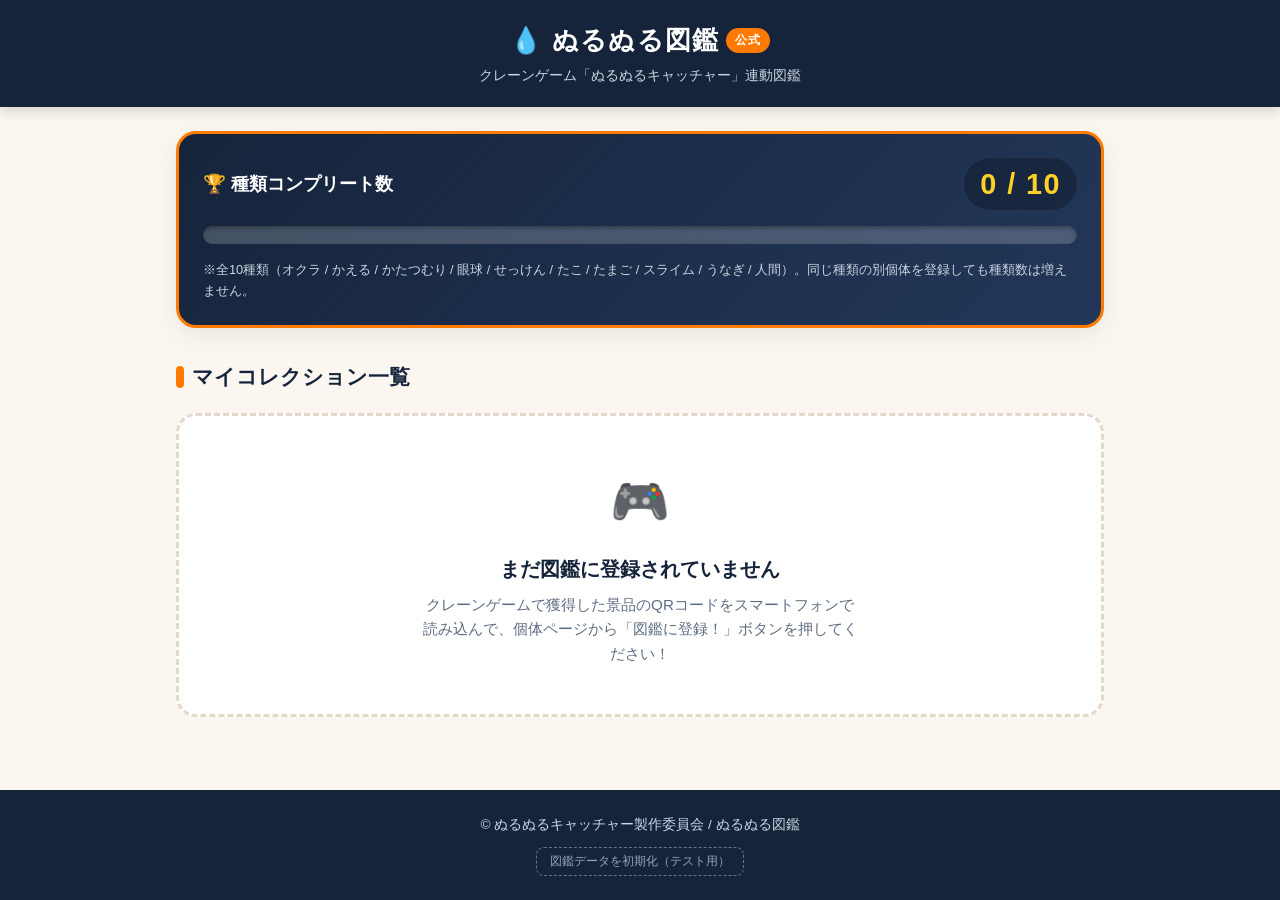
<file: index.html>
<!DOCTYPE html>
<html lang="ja">
<head>
  <meta charset="UTF-8">
  <meta name="viewport" content="width=device-width, initial-scale=1.0">
  <title>ぬるぬる図鑑 - ぬるぬるキャッチャー連動コレクション</title>
  <link rel="stylesheet" href="style.css">
</head>
<body>

  <!-- ヘッダー -->
  <header class="site-header">
    <div class="header-inner">
      <h1 class="site-title">
        <a href="index.html">
          <span>💧 ぬるぬる図鑑</span>
          <span class="title-badge">公式</span>
        </a>
      </h1>
      <p class="site-subtitle">クレーンゲーム「ぬるぬるキャッチャー」連動図鑑</p>
    </div>
  </header>

  <!-- メインコンテンツ -->
  <main class="main-container">

    <!-- 種類コンプリート進捗 -->
    <section class="progress-panel" aria-label="図鑑コンプリート進捗">
      <div class="progress-header">
        <h2 class="progress-title">🏆 種類コンプリート数</h2>
        <div class="progress-score" id="progressScore">0 / 10</div>
      </div>
      <div class="progress-bar-container" role="progressbar" aria-valuenow="0" aria-valuemin="0" aria-valuemax="10" id="progressBarContainer">
        <div class="progress-bar-fill" id="progressBarFill"></div>
      </div>
      <p class="progress-note">※全10種類（オクラ / かえる / かたつむり / 眼球 / せっけん / たこ / たまご / スライム / うなぎ / 人間）。同じ種類の別個体を登録しても種類数は増えません。</p>
    </section>

    <!-- コレクション一覧 -->
    <section>
      <h2 class="section-title">マイコレクション一覧</h2>

      <!-- 獲得個体グリッド -->
      <div class="collection-grid" id="collectionGrid"></div>

      <!-- 未獲得（0件）時の案内エリア -->
      <div class="empty-box" id="emptyState" style="display: none;">
        <div class="empty-icon">🎮</div>
        <h3 class="empty-title">まだ図鑑に登録されていません</h3>
        <p class="empty-text">クレーンゲームで獲得した景品のQRコードをスマートフォンで読み込んで、個体ページから「図鑑に登録！」ボタンを押してください！</p>
      </div>
    </section>

  </main>

  <!-- フッター -->
  <footer class="site-footer">
    <p>&copy; ぬるぬるキャッチャー製作委員会 / ぬるぬる図鑑</p>
    <button type="button" class="footer-reset-btn" id="resetDataBtn">図鑑データを初期化（テスト用）</button>
  </footer>

  <!-- スクリプトの読み込み順序：データ → ロジック -->
  <script src="creatures.js"></script>
  <script src="script.js"></script>
</body>
</html>
</file>
<file: style.css>
@charset "UTF-8";

/* ==========================================================================
   リセット & 基本変数（オレンジ & ネイビー）
   ========================================================================== */
:root {
  --primary-orange: #ff7a00;
  --primary-orange-hover: #ff9124;
  --primary-orange-light: #fff2e5;
  --primary-navy: #16243b;
  --secondary-navy: #223759;
  --navy-light: #e8eef7;
  --accent-yellow: #ffd027;
  --bg-color: #fbf7f0;
  --card-bg: #ffffff;
  --text-main: #16243b;
  --text-muted: #5e6d82;
  --border-color: #e4d8c8;
  --radius-lg: 20px;
  --radius-md: 14px;
  --radius-sm: 8px;
  --shadow-card: 0 8px 24px rgba(22, 36, 59, 0.08);
  --shadow-button: 0 6px 0 #b35500;
  --shadow-button-navy: 0 6px 0 #0d1624;
}

* {
  box-sizing: border-box;
  margin: 0;
  padding: 0;
}

body {
  font-family: "Helvetica Neue", Arial, "Hiragino Kaku Gothic ProN", "Hiragino Sans", Meiryo, sans-serif;
  background-color: var(--bg-color);
  color: var(--text-main);
  line-height: 1.6;
  min-height: 100vh;
  display: flex;
  flex-direction: column;
}

/* ==========================================================================
   ヘッダー & フッター
   ========================================================================== */
.site-header {
  background-color: var(--primary-navy);
  color: #ffffff;
  text-align: center;
  padding: 1.25rem 1rem;
  box-shadow: 0 4px 12px rgba(0, 0, 0, 0.15);
  position: sticky;
  top: 0;
  z-index: 100;
}

.header-inner {
  max-width: 960px;
  margin: 0 auto;
}

.site-title {
  font-size: 1.6rem;
  font-weight: 800;
  letter-spacing: 0.05em;
  color: #ffffff;
}

.site-title a {
  color: #ffffff;
  text-decoration: none;
  display: inline-flex;
  align-items: center;
  gap: 0.4rem;
}

.title-badge {
  background-color: var(--primary-orange);
  color: #ffffff;
  font-size: 0.75rem;
  padding: 0.2rem 0.55rem;
  border-radius: 999px;
  vertical-align: middle;
}

.site-subtitle {
  font-size: 0.85rem;
  color: #cbd5e1;
  margin-top: 0.25rem;
}

.site-footer {
  margin-top: auto;
  background-color: var(--primary-navy);
  color: #cbd5e1;
  text-align: center;
  padding: 1.5rem 1rem;
  font-size: 0.85rem;
}

.footer-reset-btn {
  background: none;
  border: 1px dashed #64748b;
  color: #94a3b8;
  font-size: 0.75rem;
  padding: 0.3rem 0.8rem;
  border-radius: var(--radius-sm);
  margin-top: 0.75rem;
  cursor: pointer;
  transition: all 0.2s;
}

.footer-reset-btn:hover {
  color: #ff9124;
  border-color: #ff9124;
}

/* ==========================================================================
   コンテナ
   ========================================================================== */
.main-container {
  max-width: 960px;
  width: 100%;
  margin: 0 auto;
  padding: 1.5rem 1rem 3rem;
}

/* ==========================================================================
   index.html: コンプリートパネル
   ========================================================================== */
.progress-panel {
  background: linear-gradient(135deg, var(--primary-navy) 0%, var(--secondary-navy) 100%);
  color: #ffffff;
  border-radius: var(--radius-lg);
  padding: 1.5rem;
  box-shadow: var(--shadow-card);
  margin-bottom: 2rem;
  display: flex;
  flex-direction: column;
  gap: 1rem;
  border: 3px solid var(--primary-orange);
}

.progress-header {
  display: flex;
  justify-content: space-between;
  align-items: center;
  flex-wrap: wrap;
  gap: 0.5rem;
}

.progress-title {
  font-size: 1.15rem;
  font-weight: 700;
  display: flex;
  align-items: center;
  gap: 0.5rem;
}

.progress-score {
  font-size: 1.8rem;
  font-weight: 900;
  color: var(--accent-yellow);
  background-color: rgba(0, 0, 0, 0.25);
  padding: 0.2rem 1rem;
  border-radius: 999px;
  letter-spacing: 0.05em;
}

.progress-bar-container {
  width: 100%;
  height: 18px;
  background-color: rgba(255, 255, 255, 0.2);
  border-radius: 999px;
  overflow: hidden;
  box-shadow: inset 0 2px 4px rgba(0, 0, 0, 0.3);
}

.progress-bar-fill {
  height: 100%;
  background: linear-gradient(90deg, #ffd027, #ff7a00);
  border-radius: 999px;
  width: 0%;
  transition: width 0.6s cubic-bezier(0.22, 1, 0.36, 1);
}

.progress-note {
  font-size: 0.8rem;
  color: #cbd5e1;
}

/* ==========================================================================
   コレクション一覧（グリッド）
   ========================================================================== */
.section-title {
  font-size: 1.3rem;
  font-weight: 800;
  margin-bottom: 1.25rem;
  color: var(--primary-navy);
  display: flex;
  align-items: center;
  gap: 0.5rem;
}

.section-title::before {
  content: "";
  display: inline-block;
  width: 8px;
  height: 1.4rem;
  background-color: var(--primary-orange);
  border-radius: 4px;
}

.collection-grid {
  display: grid;
  grid-template-columns: repeat(auto-fill, minmax(240px, 1fr));
  gap: 1.25rem;
}

/* キャラクターカード */
.creature-card {
  background-color: var(--card-bg);
  border-radius: var(--radius-md);
  border: 2px solid var(--border-color);
  box-shadow: var(--shadow-card);
  overflow: hidden;
  display: flex;
  flex-direction: column;
  transition: transform 0.2s ease, box-shadow 0.2s ease;
  position: relative;
}

.creature-card:hover {
  transform: translateY(-4px);
  box-shadow: 0 12px 28px rgba(22, 36, 59, 0.14);
}

.creature-card-link {
  text-decoration: none;
  color: inherit;
  display: flex;
  flex-direction: column;
  height: 100%;
}

.creature-card-id {
  position: absolute;
  top: 10px;
  left: 10px;
  background-color: var(--primary-navy);
  color: #ffffff;
  font-weight: 800;
  font-size: 0.75rem;
  padding: 0.2rem 0.55rem;
  border-radius: 6px;
  z-index: 2;
  letter-spacing: 0.05em;
}

.creature-card-img-wrap {
  width: 100%;
  aspect-ratio: 1 / 1;
  background-color: var(--primary-orange-light);
  display: flex;
  align-items: center;
  justify-content: center;
  overflow: hidden;
  position: relative;
  border-bottom: 2px solid var(--border-color);
}

.creature-card-img {
  width: 85%;
  height: 85%;
  object-fit: contain;
  transition: transform 0.3s ease;
}

.creature-card:hover .creature-card-img {
  transform: scale(1.08);
}

/* 画像が無いときの代替表示 */
.img-fallback {
  display: flex;
  flex-direction: column;
  align-items: center;
  justify-content: center;
  color: var(--text-muted);
  font-size: 0.85rem;
  font-weight: 700;
  padding: 1rem;
  text-align: center;
}

.img-fallback::before {
  content: "✨";
  font-size: 2.2rem;
  margin-bottom: 0.25rem;
}

.creature-card-body {
  padding: 1rem;
  display: flex;
  flex-direction: column;
  gap: 0.5rem;
  flex-grow: 1;
}

.creature-card-name {
  font-size: 1.15rem;
  font-weight: 800;
  color: var(--primary-navy);
  line-height: 1.3;
}

.creature-card-meta {
  display: flex;
  gap: 0.4rem;
  flex-wrap: wrap;
  align-items: center;
}

.badge-category {
  background-color: var(--navy-light);
  color: var(--primary-navy);
  font-size: 0.75rem;
  font-weight: 700;
  padding: 0.2rem 0.6rem;
  border-radius: 999px;
}

.badge-slimy {
  font-size: 0.75rem;
  font-weight: 800;
  padding: 0.2rem 0.6rem;
  border-radius: 999px;
  color: #ffffff;
}

/* ぬるぬる度カラー */
.slimy-S { background-color: #9333ea; }
.slimy-A { background-color: #e11d48; }
.slimy-B { background-color: #ea580c; }
.slimy-C { background-color: #16a34a; }
.slimy-D { background-color: #0284c7; }
.slimy-E { background-color: #64748b; }
.slimy-F { background-color: #475569; }

/* 登録ゼロのときの空メッセージ */
.empty-box {
  background-color: var(--card-bg);
  border: 3px dashed var(--border-color);
  border-radius: var(--radius-lg);
  padding: 3rem 1.5rem;
  text-align: center;
}

.empty-icon {
  font-size: 3rem;
  margin-bottom: 0.75rem;
}

.empty-title {
  font-size: 1.25rem;
  font-weight: 800;
  color: var(--primary-navy);
  margin-bottom: 0.5rem;
}

.empty-text {
  color: var(--text-muted);
  font-size: 0.95rem;
  max-width: 440px;
  margin: 0 auto;
}

/* ==========================================================================
   creature.html: 個体詳細画面
   ========================================================================== */
.detail-card {
  background-color: var(--card-bg);
  border-radius: var(--radius-lg);
  border: 3px solid var(--border-color);
  box-shadow: var(--shadow-card);
  overflow: hidden;
  max-width: 580px;
  margin: 0 auto;
}

.detail-img-container {
  width: 100%;
  aspect-ratio: 1 / 1;
  max-height: 360px;
  background-color: var(--primary-orange-light);
  display: flex;
  align-items: center;
  justify-content: center;
  position: relative;
  border-bottom: 3px solid var(--border-color);
}

.detail-img {
  width: 80%;
  height: 80%;
  object-fit: contain;
}

.detail-id-badge {
  position: absolute;
  top: 14px;
  left: 14px;
  background-color: var(--primary-navy);
  color: #ffffff;
  font-weight: 800;
  font-size: 0.9rem;
  padding: 0.35rem 0.8rem;
  border-radius: 8px;
  letter-spacing: 0.05em;
}

.detail-body {
  padding: 1.75rem 1.5rem;
  display: flex;
  flex-direction: column;
  gap: 1.25rem;
}

.detail-header {
  border-bottom: 2px solid var(--navy-light);
  padding-bottom: 0.75rem;
}

.detail-name {
  font-size: 1.75rem;
  font-weight: 900;
  color: var(--primary-navy);
  margin-bottom: 0.5rem;
  line-height: 1.2;
}

.detail-badges {
  display: flex;
  gap: 0.5rem;
  align-items: center;
}

.detail-table {
  width: 100%;
  border-collapse: collapse;
}

.detail-table tr {
  border-bottom: 1px solid var(--navy-light);
}

.detail-table tr:last-child {
  border-bottom: none;
}

.detail-table th {
  width: 32%;
  text-align: left;
  padding: 0.75rem 0.5rem 0.75rem 0;
  color: var(--text-muted);
  font-weight: 700;
  font-size: 0.9rem;
}

.detail-table td {
  padding: 0.75rem 0;
  color: var(--text-main);
  font-weight: 600;
  font-size: 0.95rem;
}

/* アクションボタンエリア */
.detail-actions {
  display: flex;
  flex-direction: column;
  gap: 0.85rem;
  margin-top: 0.5rem;
}

.btn {
  display: inline-flex;
  align-items: center;
  justify-content: center;
  padding: 0.95rem 1.5rem;
  font-size: 1.05rem;
  font-weight: 800;
  border-radius: var(--radius-md);
  text-decoration: none;
  cursor: pointer;
  transition: transform 0.1s ease, box-shadow 0.1s ease, background-color 0.2s ease;
  border: none;
  outline: none;
  width: 100%;
  text-align: center;
}

/* 登録ボタン（未登録） */
.btn-register {
  background-color: var(--primary-orange);
  color: #ffffff;
  box-shadow: var(--shadow-button);
}

.btn-register:hover {
  background-color: var(--primary-orange-hover);
}

.btn-register:active {
  transform: translateY(4px);
  box-shadow: 0 2px 0 #b35500;
}

/* 登録完了後のボタン状態 */
.btn-registered {
  background-color: #10b981;
  color: #ffffff;
  box-shadow: 0 6px 0 #059669;
  cursor: default;
}

.btn-registered:active {
  transform: none;
  box-shadow: 0 6px 0 #059669;
}

/* トップへ戻るボタン */
.btn-back {
  background-color: var(--primary-navy);
  color: #ffffff;
  box-shadow: var(--shadow-button-navy);
}

.btn-back:hover {
  background-color: var(--secondary-navy);
}

.btn-back:active {
  transform: translateY(4px);
  box-shadow: 0 2px 0 #0d1624;
}

/* 登録成功メッセージ演出 */
.register-success-banner {
  background-color: #d1fae5;
  border: 2px solid #34d399;
  color: #065f46;
  padding: 0.75rem 1rem;
  border-radius: var(--radius-sm);
  font-weight: 700;
  font-size: 0.95rem;
  text-align: center;
  animation: popIn 0.3s cubic-bezier(0.18, 0.89, 0.32, 1.28);
}

@keyframes popIn {
  from {
    transform: scale(0.9);
    opacity: 0;
  }
  to {
    transform: scale(1);
    opacity: 1;
  }
}

/* エラー画面 */
.error-card {
  background-color: var(--card-bg);
  border-radius: var(--radius-lg);
  border: 3px solid #f87171;
  box-shadow: var(--shadow-card);
  padding: 2.5rem 1.5rem;
  text-align: center;
  max-width: 480px;
  margin: 2rem auto;
}

.error-icon {
  font-size: 3.5rem;
  margin-bottom: 1rem;
}

.error-title {
  color: #b91c1c;
  font-size: 1.4rem;
  font-weight: 800;
  margin-bottom: 0.5rem;
}

.error-text {
  color: var(--text-muted);
  font-size: 0.95rem;
  margin-bottom: 1.5rem;
}

/* ==========================================================================
   レスポンシブ対応
   ========================================================================== */
@media (max-width: 600px) {
  .site-title {
    font-size: 1.35rem;
  }
  .progress-panel {
    padding: 1.15rem;
  }
  .progress-score {
    font-size: 1.5rem;
  }
  .collection-grid {
    grid-template-columns: repeat(2, 1fr);
    gap: 0.75rem;
  }
  .creature-card-body {
    padding: 0.75rem;
  }
  .creature-card-name {
    font-size: 1rem;
  }
  .detail-body {
    padding: 1.25rem 1rem;
  }
  .detail-name {
    font-size: 1.4rem;
  }
}

@media (max-width: 380px) {
  .collection-grid {
    grid-template-columns: 1fr;
  }
}
</file>
